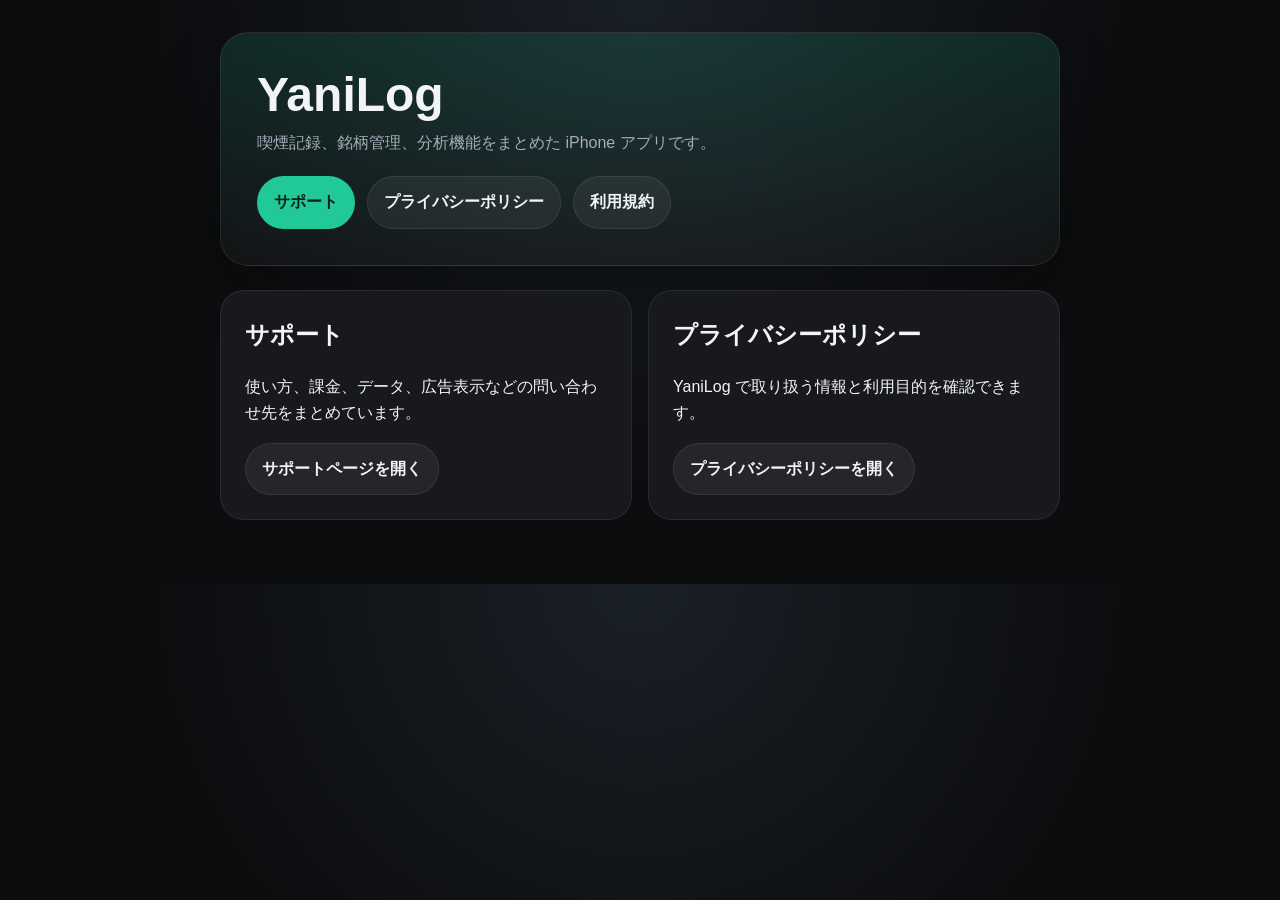
<file: index.html>
<!doctype html>
<html lang="ja">
  <head>
    <meta charset="utf-8">
    <meta name="viewport" content="width=device-width, initial-scale=1">
    <title>YaniLog</title>
    <meta name="description" content="YaniLog のサポートとプライバシーポリシー">
    <link rel="stylesheet" href="./styles.css">
  </head>
  <body>
    <main class="wrap">
      <section class="hero">
        <h1>YaniLog</h1>
        <p>喫煙記録、銘柄管理、分析機能をまとめた iPhone アプリです。</p>
        <nav class="nav">
          <a class="primary" href="./support.html">サポート</a>
          <a href="./privacy.html">プライバシーポリシー</a>
          <a href="https://www.apple.com/legal/internet-services/itunes/dev/stdeula/">利用規約</a>
        </nav>
      </section>

      <section class="grid two section">
        <article class="card">
          <h2>サポート</h2>
          <p>使い方、課金、データ、広告表示などの問い合わせ先をまとめています。</p>
          <a class="button" href="./support.html">サポートページを開く</a>
        </article>

        <article class="card">
          <h2>プライバシーポリシー</h2>
          <p>YaniLog で取り扱う情報と利用目的を確認できます。</p>
          <a class="button" href="./privacy.html">プライバシーポリシーを開く</a>
        </article>
      </section>
    </main>
  </body>
</html>
</file>
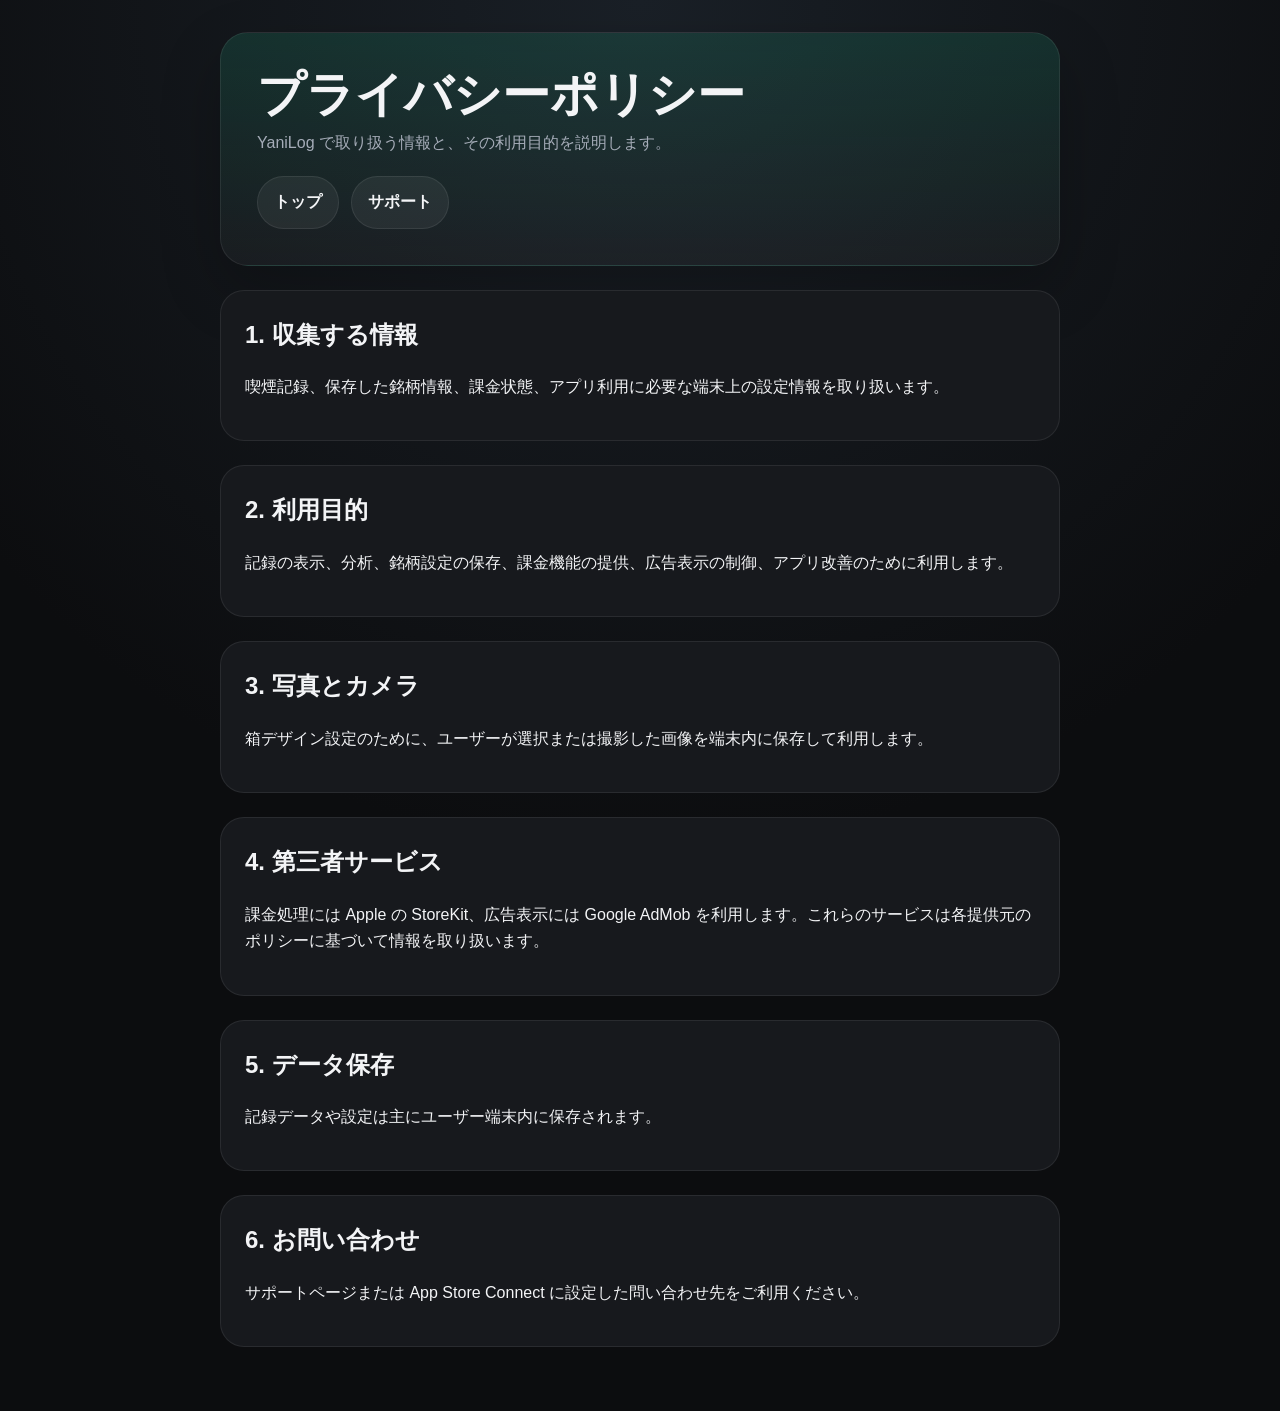
<file: privacy.html>
<!doctype html>
<html lang="ja">
  <head>
    <meta charset="utf-8">
    <meta name="viewport" content="width=device-width, initial-scale=1">
    <title>YaniLog プライバシーポリシー</title>
    <meta name="description" content="YaniLog のプライバシーポリシー">
    <link rel="stylesheet" href="./styles.css">
  </head>
  <body>
    <main class="wrap">
      <section class="hero">
        <h1>プライバシーポリシー</h1>
        <p>YaniLog で取り扱う情報と、その利用目的を説明します。</p>
        <nav class="nav">
          <a href="./index.html">トップ</a>
          <a href="./support.html">サポート</a>
        </nav>
      </section>

      <section class="card section">
        <h2>1. 収集する情報</h2>
        <p>喫煙記録、保存した銘柄情報、課金状態、アプリ利用に必要な端末上の設定情報を取り扱います。</p>
      </section>

      <section class="card section">
        <h2>2. 利用目的</h2>
        <p>記録の表示、分析、銘柄設定の保存、課金機能の提供、広告表示の制御、アプリ改善のために利用します。</p>
      </section>

      <section class="card section">
        <h2>3. 写真とカメラ</h2>
        <p>箱デザイン設定のために、ユーザーが選択または撮影した画像を端末内に保存して利用します。</p>
      </section>

      <section class="card section">
        <h2>4. 第三者サービス</h2>
        <p>課金処理には Apple の StoreKit、広告表示には Google AdMob を利用します。これらのサービスは各提供元のポリシーに基づいて情報を取り扱います。</p>
      </section>

      <section class="card section">
        <h2>5. データ保存</h2>
        <p>記録データや設定は主にユーザー端末内に保存されます。</p>
      </section>

      <section class="card section">
        <h2>6. お問い合わせ</h2>
        <p>サポートページまたは App Store Connect に設定した問い合わせ先をご利用ください。</p>
      </section>
    </main>
  </body>
</html>
</file>
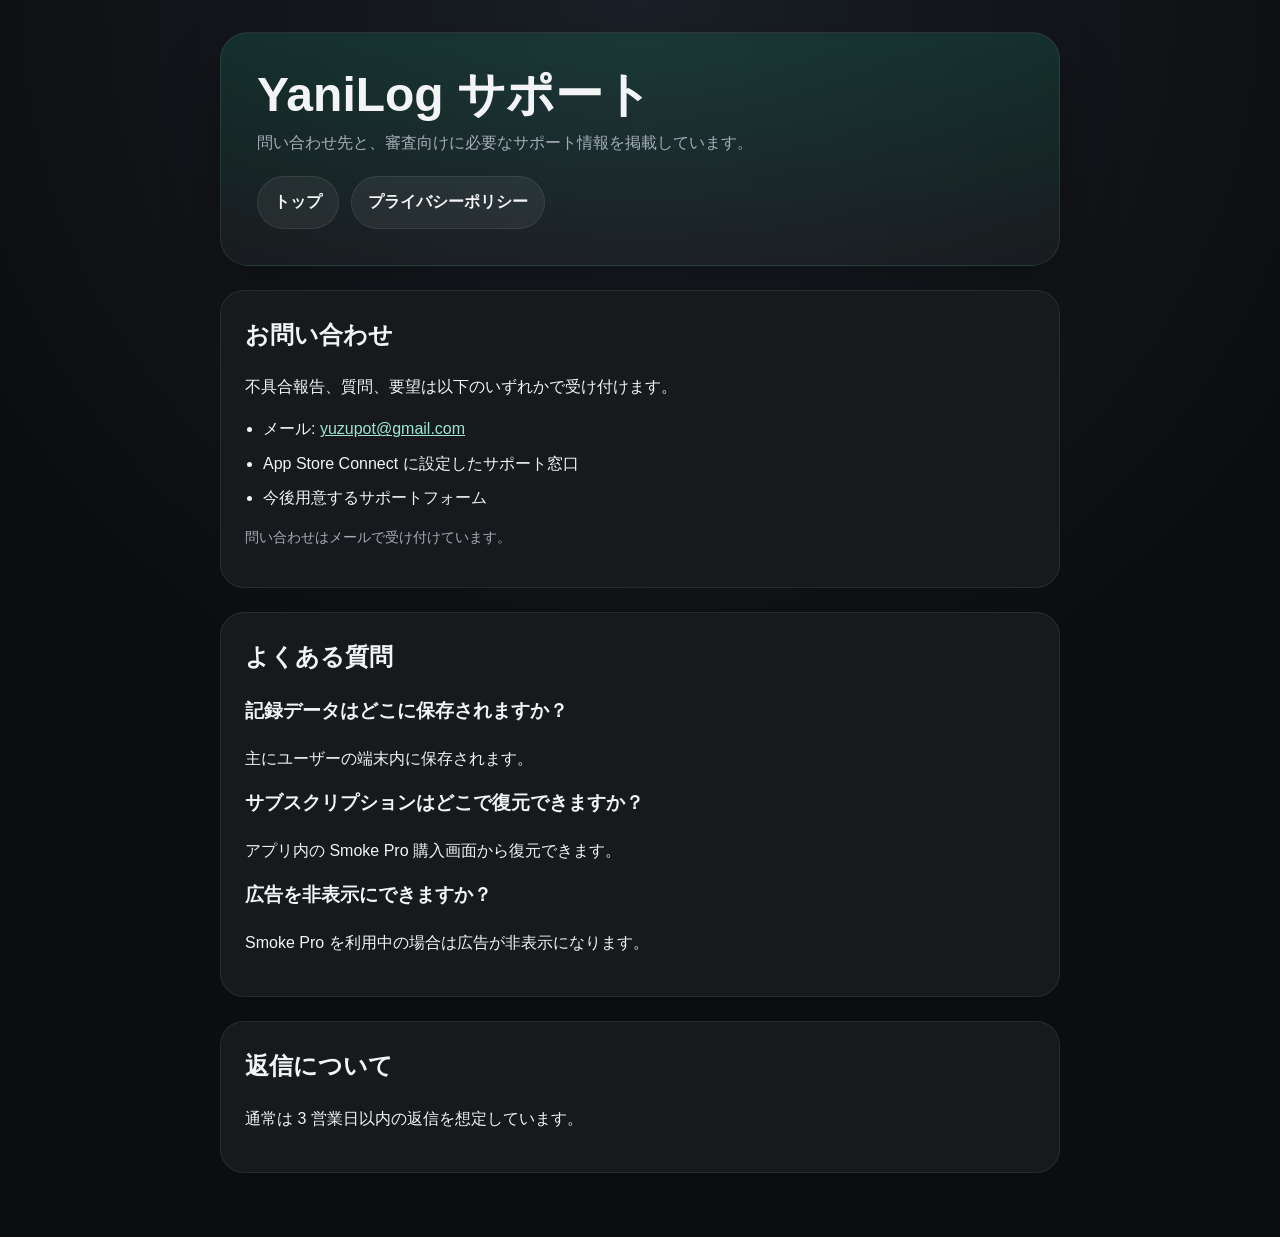
<file: support.html>
<!doctype html>
<html lang="ja">
  <head>
    <meta charset="utf-8">
    <meta name="viewport" content="width=device-width, initial-scale=1">
    <title>YaniLog サポート</title>
    <meta name="description" content="YaniLog のサポート情報">
    <link rel="stylesheet" href="./styles.css">
  </head>
  <body>
    <main class="wrap">
      <section class="hero">
        <h1>YaniLog サポート</h1>
        <p>問い合わせ先と、審査向けに必要なサポート情報を掲載しています。</p>
        <nav class="nav">
          <a href="./index.html">トップ</a>
          <a href="./privacy.html">プライバシーポリシー</a>
        </nav>
      </section>

      <section class="card section">
        <h2>お問い合わせ</h2>
        <p>不具合報告、質問、要望は以下のいずれかで受け付けます。</p>
        <ul class="list">
          <li>メール: <a href="mailto:yuzupot@gmail.com">yuzupot@gmail.com</a></li>
          <li>App Store Connect に設定したサポート窓口</li>
          <li>今後用意するサポートフォーム</li>
        </ul>
        <p class="meta">問い合わせはメールで受け付けています。</p>
      </section>

      <section class="card section">
        <h2>よくある質問</h2>
        <h3>記録データはどこに保存されますか？</h3>
        <p>主にユーザーの端末内に保存されます。</p>

        <h3>サブスクリプションはどこで復元できますか？</h3>
        <p>アプリ内の Smoke Pro 購入画面から復元できます。</p>

        <h3>広告を非表示にできますか？</h3>
        <p>Smoke Pro を利用中の場合は広告が非表示になります。</p>
      </section>

      <section class="card section">
        <h2>返信について</h2>
        <p>通常は 3 営業日以内の返信を想定しています。</p>
      </section>
    </main>
  </body>
</html>
</file>
<file: styles.css>
:root {
  color-scheme: light dark;
  --bg: #0c0d0f;
  --card: #17191d;
  --border: rgba(255, 255, 255, 0.08);
  --text: #f3f4f6;
  --muted: #a5acb8;
  --accent: #20c997;
}

* {
  box-sizing: border-box;
}

body {
  margin: 0;
  font-family: -apple-system, BlinkMacSystemFont, "SF Pro Display", "Helvetica Neue", sans-serif;
  background: radial-gradient(circle at top, #1a2027 0%, var(--bg) 55%);
  color: var(--text);
  line-height: 1.65;
}

.wrap {
  width: min(840px, calc(100% - 32px));
  margin: 0 auto;
  padding: 32px 0 64px;
}

.hero {
  padding: 36px;
  border-radius: 28px;
  background: linear-gradient(180deg, rgba(32, 201, 151, 0.15), rgba(255, 255, 255, 0.03));
  border: 1px solid var(--border);
  box-shadow: 0 24px 60px rgba(0, 0, 0, 0.24);
}

.hero h1 {
  margin: 0 0 8px;
  font-size: clamp(32px, 5vw, 48px);
  line-height: 1.1;
}

.hero p {
  margin: 0;
  color: var(--muted);
}

.nav {
  display: flex;
  gap: 12px;
  margin-top: 20px;
  flex-wrap: wrap;
}

.nav a,
.button {
  display: inline-flex;
  align-items: center;
  justify-content: center;
  padding: 12px 16px;
  border-radius: 999px;
  background: rgba(255, 255, 255, 0.06);
  border: 1px solid var(--border);
  color: var(--text);
  text-decoration: none;
  font-weight: 600;
}

.nav a.primary,
.button.primary {
  background: var(--accent);
  color: #092117;
  border-color: transparent;
}

.grid {
  display: grid;
  gap: 16px;
  margin-top: 24px;
}

.card {
  padding: 24px;
  border-radius: 24px;
  background: var(--card);
  border: 1px solid var(--border);
}

.card h2,
.card h3 {
  margin-top: 0;
}

.list {
  margin: 0;
  padding-left: 18px;
}

.list li + li {
  margin-top: 8px;
}

.meta {
  color: var(--muted);
  font-size: 14px;
}

.section {
  margin-top: 24px;
}

a {
  color: #9be8cf;
}

@media (min-width: 720px) {
  .grid.two {
    grid-template-columns: 1fr 1fr;
  }
}
</file>
